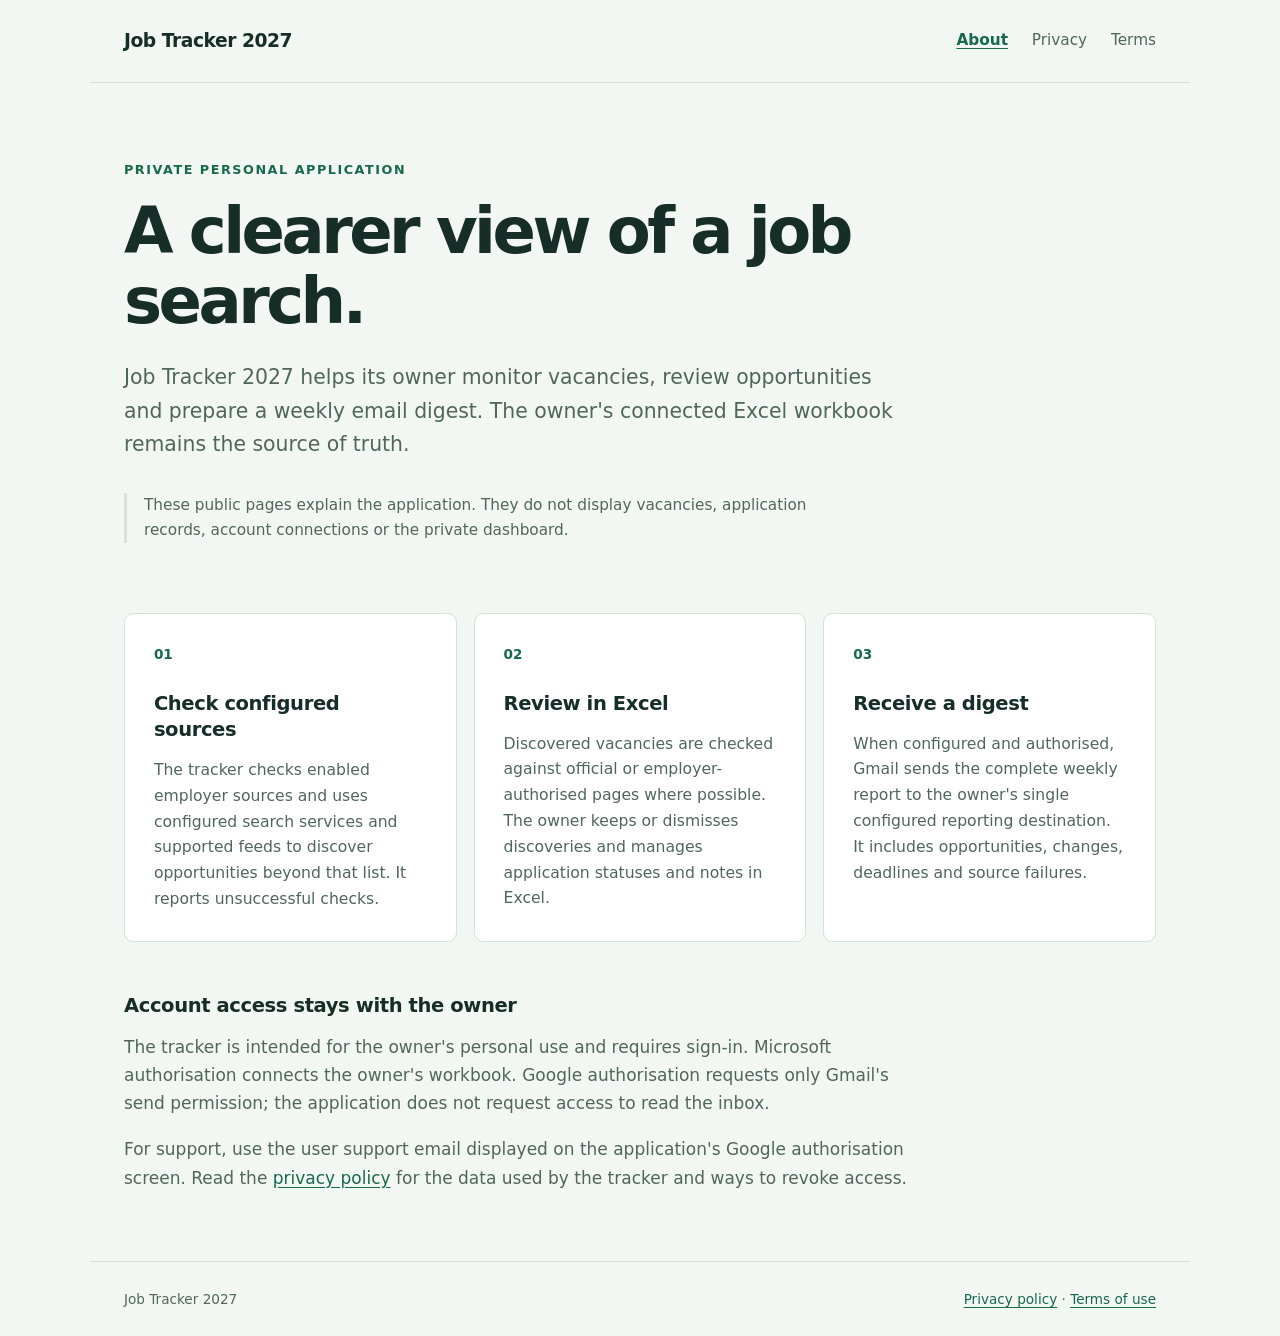
<file: index.html>
<!doctype html>
<html lang="en">
<head>
  <meta charset="utf-8">
  <meta name="viewport" content="width=device-width, initial-scale=1">
  <meta name="description" content="Application information for Job Tracker 2027, a private personal vacancy tracker.">
  <meta http-equiv="Content-Security-Policy" content="default-src 'none'; style-src 'self'; base-uri 'none'; form-action 'none'">
  <title>Job Tracker 2027</title>
  <link rel="stylesheet" href="styles.css">
</head>
<body>
  <a class="skip" href="#main">Skip to content</a>
  <header class="site-header">
    <a class="brand" href="index.html">Job Tracker 2027</a>
    <nav aria-label="Main navigation"><a aria-current="page" href="index.html">About</a><a href="privacy.html">Privacy</a><a href="terms.html">Terms</a></nav>
  </header>
  <main id="main">
    <section class="hero">
      <p class="eyebrow">Private personal application</p>
      <h1>A clearer view of a job search.</h1>
      <p class="lead">Job Tracker 2027 helps its owner monitor vacancies, review opportunities and prepare a weekly email digest. The owner's connected Excel workbook remains the source of truth.</p>
      <p class="notice">These public pages explain the application. They do not display vacancies, application records, account connections or the private dashboard.</p>
    </section>
    <section class="cards" aria-label="How the tracker works">
      <article><span class="number" aria-hidden="true">01</span><h2>Check configured sources</h2><p>The tracker checks enabled employer sources and uses configured search services and supported feeds to discover opportunities beyond that list. It reports unsuccessful checks.</p></article>
      <article><span class="number" aria-hidden="true">02</span><h2>Review in Excel</h2><p>Discovered vacancies are checked against official or employer-authorised pages where possible. The owner keeps or dismisses discoveries and manages application statuses and notes in Excel.</p></article>
      <article><span class="number" aria-hidden="true">03</span><h2>Receive a digest</h2><p>When configured and authorised, Gmail sends the complete weekly report to the owner's single configured reporting destination. It includes opportunities, changes, deadlines and source failures.</p></article>
    </section>
    <section class="text-block">
      <h2>Account access stays with the owner</h2>
      <p>The tracker is intended for the owner's personal use and requires sign-in. Microsoft authorisation connects the owner's workbook. Google authorisation requests only Gmail's send permission; the application does not request access to read the inbox.</p>
      <p>For support, use the user support email displayed on the application's Google authorisation screen. Read the <a href="privacy.html">privacy policy</a> for the data used by the tracker and ways to revoke access.</p>
    </section>
  </main>
  <footer><span>Job Tracker 2027</span><span><a href="privacy.html">Privacy policy</a> · <a href="terms.html">Terms of use</a></span></footer>
</body>
</html>
</file>
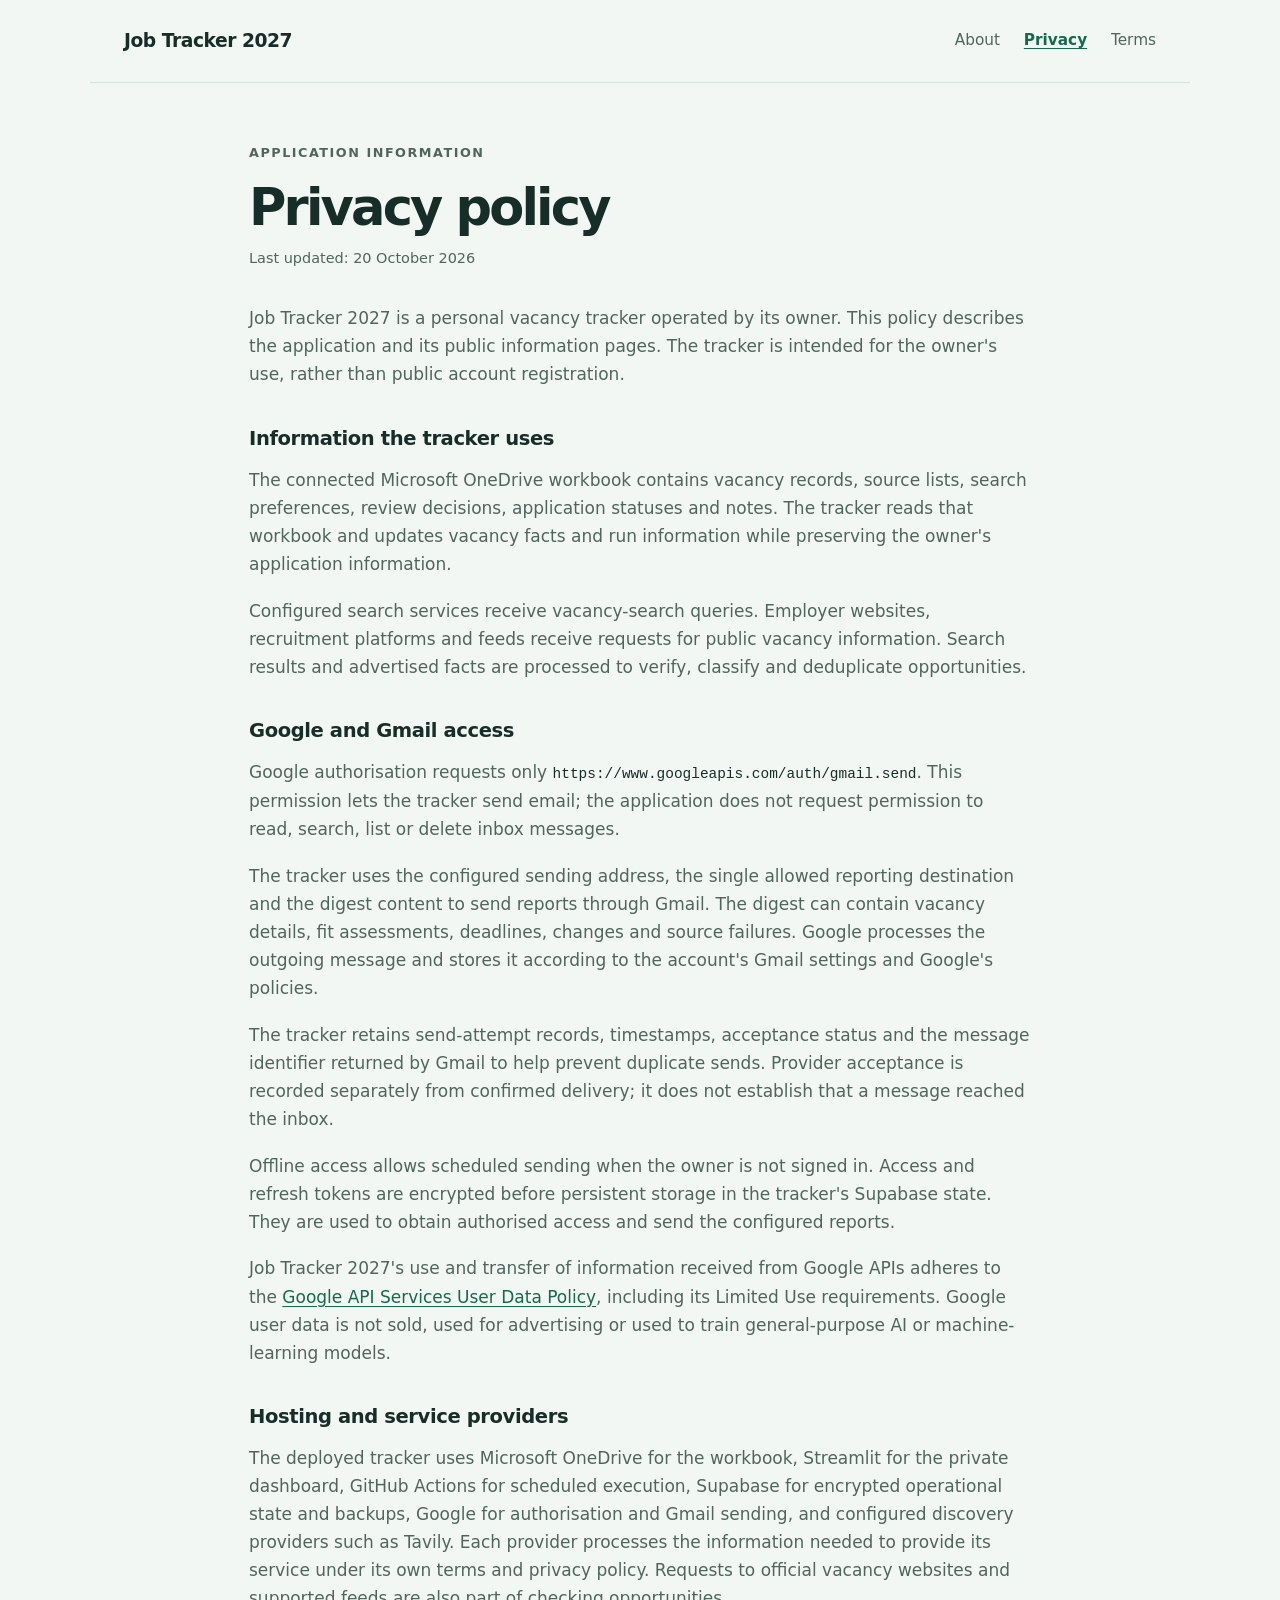
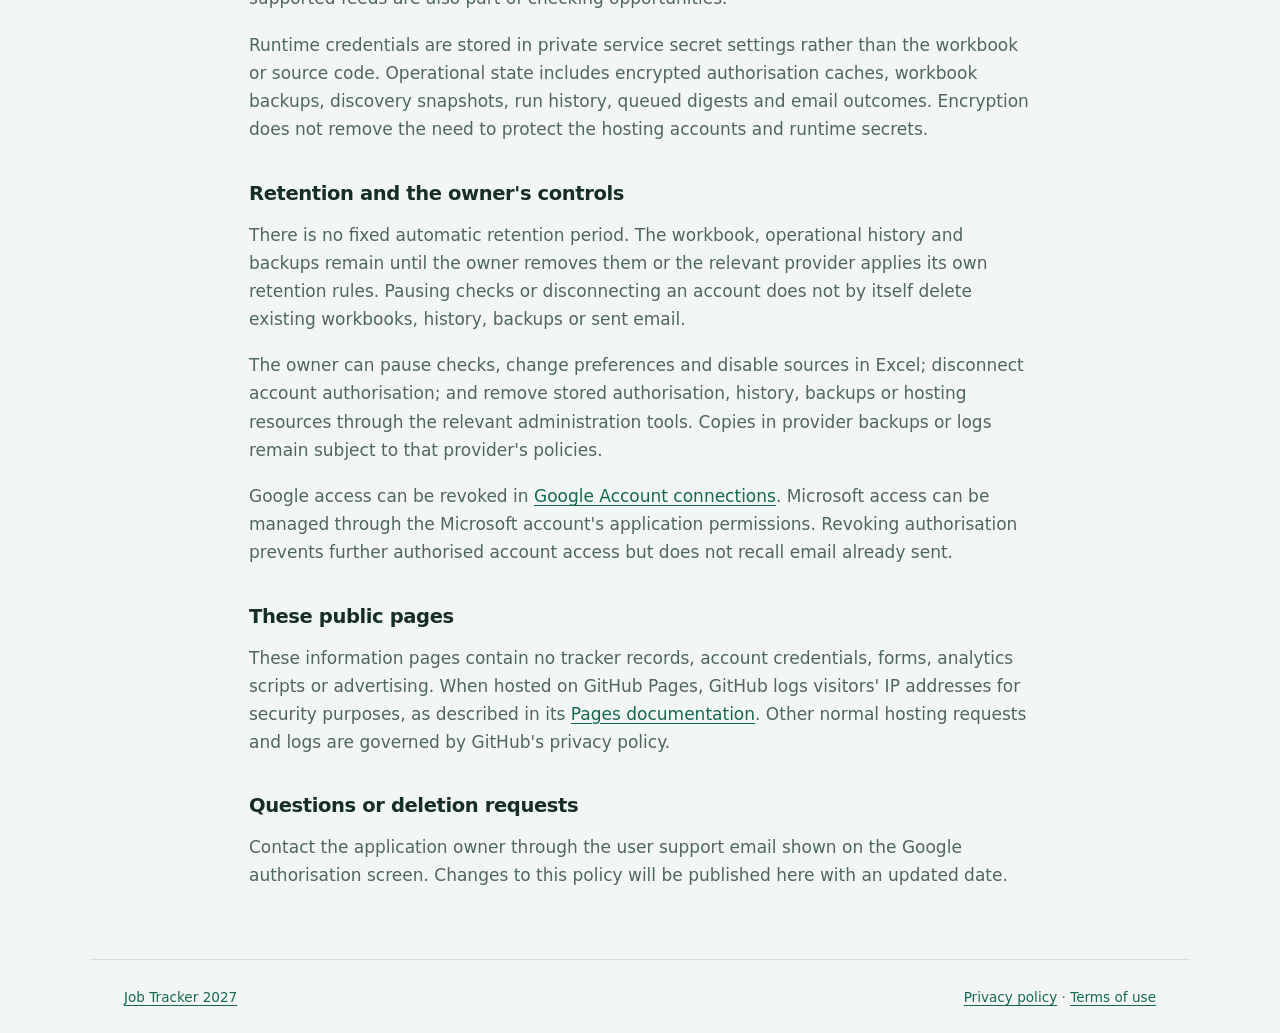
<file: privacy.html>
<!doctype html>
<html lang="en">
<head>
  <meta charset="utf-8">
  <meta name="viewport" content="width=device-width, initial-scale=1">
  <meta name="description" content="How Job Tracker 2027 uses account authorisation and tracker data.">
  <meta http-equiv="Content-Security-Policy" content="default-src 'none'; style-src 'self'; base-uri 'none'; form-action 'none'">
  <title>Privacy policy · Job Tracker 2027</title>
  <link rel="stylesheet" href="styles.css">
</head>
<body>
  <a class="skip" href="#main">Skip to content</a>
  <header class="site-header">
    <a class="brand" href="index.html">Job Tracker 2027</a>
    <nav aria-label="Main navigation"><a href="index.html">About</a><a aria-current="page" href="privacy.html">Privacy</a><a href="terms.html">Terms</a></nav>
  </header>
  <main id="main" class="document">
    <p class="eyebrow">Application information</p>
    <h1>Privacy policy</h1>
    <p class="updated">Last updated: 20 October 2026</p>
    <p>Job Tracker 2027 is a personal vacancy tracker operated by its owner. This policy describes the application and its public information pages. The tracker is intended for the owner's use, rather than public account registration.</p>
    <h2>Information the tracker uses</h2>
    <p>The connected Microsoft OneDrive workbook contains vacancy records, source lists, search preferences, review decisions, application statuses and notes. The tracker reads that workbook and updates vacancy facts and run information while preserving the owner's application information.</p>
    <p>Configured search services receive vacancy-search queries. Employer websites, recruitment platforms and feeds receive requests for public vacancy information. Search results and advertised facts are processed to verify, classify and deduplicate opportunities.</p>
    <h2>Google and Gmail access</h2>
    <p>Google authorisation requests only <code>https://www.googleapis.com/auth/gmail.send</code>. This permission lets the tracker send email; the application does not request permission to read, search, list or delete inbox messages.</p>
    <p>The tracker uses the configured sending address, the single allowed reporting destination and the digest content to send reports through Gmail. The digest can contain vacancy details, fit assessments, deadlines, changes and source failures. Google processes the outgoing message and stores it according to the account's Gmail settings and Google's policies.</p>
    <p>The tracker retains send-attempt records, timestamps, acceptance status and the message identifier returned by Gmail to help prevent duplicate sends. Provider acceptance is recorded separately from confirmed delivery; it does not establish that a message reached the inbox.</p>
    <p>Offline access allows scheduled sending when the owner is not signed in. Access and refresh tokens are encrypted before persistent storage in the tracker's Supabase state. They are used to obtain authorised access and send the configured reports.</p>
    <p>Job Tracker 2027's use and transfer of information received from Google APIs adheres to the <a href="https://developers.google.com/terms/api-services-user-data-policy">Google API Services User Data Policy</a>, including its Limited Use requirements. Google user data is not sold, used for advertising or used to train general-purpose AI or machine-learning models.</p>
    <h2>Hosting and service providers</h2>
    <p>The deployed tracker uses Microsoft OneDrive for the workbook, Streamlit for the private dashboard, GitHub Actions for scheduled execution, Supabase for encrypted operational state and backups, Google for authorisation and Gmail sending, and configured discovery providers such as Tavily. Each provider processes the information needed to provide its service under its own terms and privacy policy. Requests to official vacancy websites and supported feeds are also part of checking opportunities.</p>
    <p>Runtime credentials are stored in private service secret settings rather than the workbook or source code. Operational state includes encrypted authorisation caches, workbook backups, discovery snapshots, run history, queued digests and email outcomes. Encryption does not remove the need to protect the hosting accounts and runtime secrets.</p>
    <h2>Retention and the owner's controls</h2>
    <p>There is no fixed automatic retention period. The workbook, operational history and backups remain until the owner removes them or the relevant provider applies its own retention rules. Pausing checks or disconnecting an account does not by itself delete existing workbooks, history, backups or sent email.</p>
    <p>The owner can pause checks, change preferences and disable sources in Excel; disconnect account authorisation; and remove stored authorisation, history, backups or hosting resources through the relevant administration tools. Copies in provider backups or logs remain subject to that provider's policies.</p>
    <p>Google access can be revoked in <a href="https://myaccount.google.com/connections">Google Account connections</a>. Microsoft access can be managed through the Microsoft account's application permissions. Revoking authorisation prevents further authorised account access but does not recall email already sent.</p>
    <h2>These public pages</h2>
    <p>These information pages contain no tracker records, account credentials, forms, analytics scripts or advertising. When hosted on GitHub Pages, GitHub logs visitors' IP addresses for security purposes, as described in its <a href="https://docs.github.com/en/pages/getting-started-with-github-pages/what-is-github-pages">Pages documentation</a>. Other normal hosting requests and logs are governed by GitHub's privacy policy.</p>
    <h2>Questions or deletion requests</h2>
    <p>Contact the application owner through the user support email shown on the Google authorisation screen. Changes to this policy will be published here with an updated date.</p>
  </main>
  <footer><a href="index.html">Job Tracker 2027</a><span><a href="privacy.html">Privacy policy</a> · <a href="terms.html">Terms of use</a></span></footer>
</body>
</html>
</file>
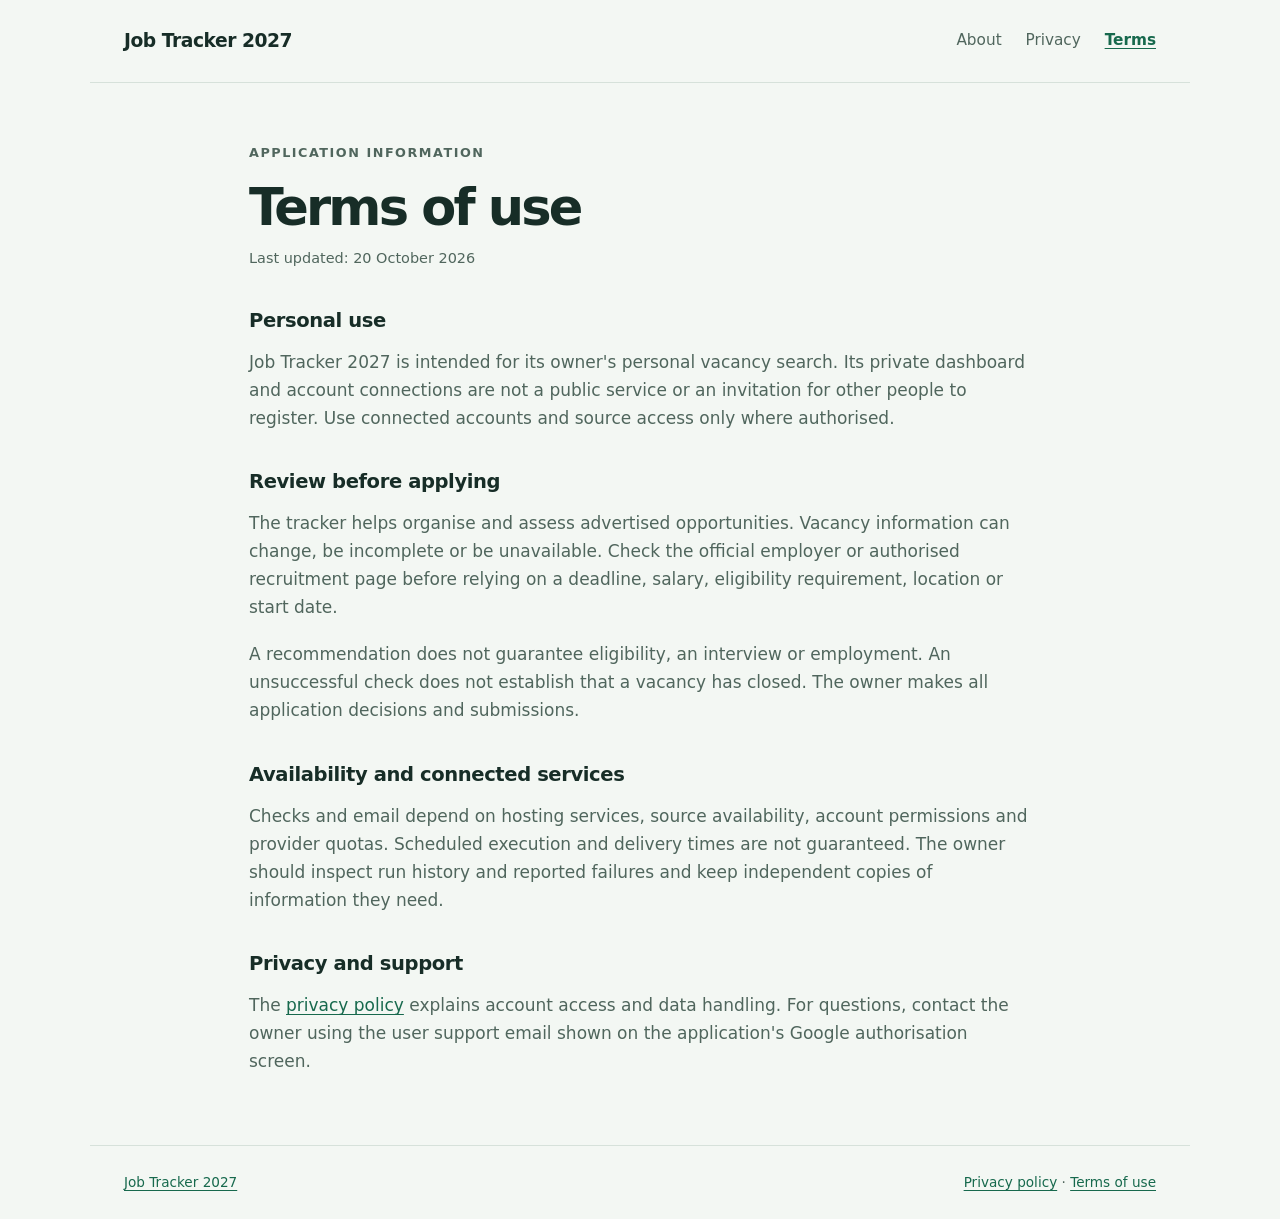
<file: terms.html>
<!doctype html>
<html lang="en">
<head>
  <meta charset="utf-8">
  <meta name="viewport" content="width=device-width, initial-scale=1">
  <meta name="description" content="Personal-use terms for Job Tracker 2027.">
  <meta http-equiv="Content-Security-Policy" content="default-src 'none'; style-src 'self'; base-uri 'none'; form-action 'none'">
  <title>Terms of use · Job Tracker 2027</title>
  <link rel="stylesheet" href="styles.css">
</head>
<body>
  <a class="skip" href="#main">Skip to content</a>
  <header class="site-header">
    <a class="brand" href="index.html">Job Tracker 2027</a>
    <nav aria-label="Main navigation"><a href="index.html">About</a><a href="privacy.html">Privacy</a><a aria-current="page" href="terms.html">Terms</a></nav>
  </header>
  <main id="main" class="document">
    <p class="eyebrow">Application information</p>
    <h1>Terms of use</h1>
    <p class="updated">Last updated: 20 October 2026</p>
    <h2>Personal use</h2>
    <p>Job Tracker 2027 is intended for its owner's personal vacancy search. Its private dashboard and account connections are not a public service or an invitation for other people to register. Use connected accounts and source access only where authorised.</p>
    <h2>Review before applying</h2>
    <p>The tracker helps organise and assess advertised opportunities. Vacancy information can change, be incomplete or be unavailable. Check the official employer or authorised recruitment page before relying on a deadline, salary, eligibility requirement, location or start date.</p>
    <p>A recommendation does not guarantee eligibility, an interview or employment. An unsuccessful check does not establish that a vacancy has closed. The owner makes all application decisions and submissions.</p>
    <h2>Availability and connected services</h2>
    <p>Checks and email depend on hosting services, source availability, account permissions and provider quotas. Scheduled execution and delivery times are not guaranteed. The owner should inspect run history and reported failures and keep independent copies of information they need.</p>
    <h2>Privacy and support</h2>
    <p>The <a href="privacy.html">privacy policy</a> explains account access and data handling. For questions, contact the owner using the user support email shown on the application's Google authorisation screen.</p>
  </main>
  <footer><a href="index.html">Job Tracker 2027</a><span><a href="privacy.html">Privacy policy</a> · <a href="terms.html">Terms of use</a></span></footer>
</body>
</html>
</file>
<file: styles.css>
:root{color-scheme:light;--ink:#172d27;--muted:#50665d;--accent:#17694d;--line:#d6e1da;--paper:#fff;--ground:#f3f7f3}
*{box-sizing:border-box}
html{font-family:system-ui,-apple-system,BlinkMacSystemFont,"Segoe UI",sans-serif;font-size:17px;line-height:1.65;background:var(--ground);color:var(--ink)}
body{margin:0}
a{color:var(--accent);text-underline-offset:.2em}
a:hover{text-decoration-thickness:2px}
a:focus-visible{outline:3px solid var(--accent);outline-offset:5px;border-radius:2px}
.skip{position:absolute;left:1rem;top:-5rem;background:var(--paper);padding:.6rem 1rem;z-index:1}
.skip:focus{top:1rem}
.site-header,main,footer{max-width:1100px;margin-inline:auto;padding-inline:2rem}
.site-header{display:flex;align-items:center;justify-content:space-between;gap:1.5rem;padding-block:1.5rem;border-bottom:1px solid var(--line)}
.brand{font-size:1.1rem;font-weight:750;color:var(--ink);text-decoration:none;letter-spacing:-.025em}
nav{display:flex;gap:1.4rem;font-size:.9rem}
nav a{color:var(--muted);text-decoration:none}
nav a[aria-current]{color:var(--accent);text-decoration:underline;font-weight:650}
.hero{padding-block:4.5rem 3rem;max-width:840px}
.eyebrow{font-size:.75rem;font-weight:750;letter-spacing:.12em;text-transform:uppercase;color:var(--accent);margin:0 0 1rem}
h1{font-size:clamp(2.3rem,5vw,3.8rem);font-weight:720;letter-spacing:-.055em;line-height:1.08;margin:0 0 1.5rem;max-width:760px}
h2{font-size:1.15rem;line-height:1.35;letter-spacing:-.02em;margin:0 0 .8rem}
p{margin:0 0 1.1rem}
.lead{font-size:1.2rem;line-height:1.65;color:var(--muted);max-width:790px}
.notice{font-size:.9rem;max-width:740px;margin-top:1.8rem;padding-left:1rem;border-left:3px solid var(--line);color:var(--muted)}
.cards{display:grid;grid-template-columns:repeat(3,minmax(0,1fr));gap:1rem}
.cards article{padding:1.7rem;background:var(--paper);border:1px solid var(--line);border-radius:.55rem}
.cards p{font-size:.92rem;color:var(--muted);margin:0}
.number{display:block;font-size:.8rem;font-weight:700;color:var(--accent);margin-bottom:1.5rem}
.text-block{max-width:790px;padding-block:3rem 1rem}
.text-block p,.document p{color:var(--muted)}
.document{max-width:850px;padding-block:3.5rem 1rem}
.document h1{font-size:clamp(2.2rem,5vw,3rem);margin-bottom:.65rem}
.document h2{margin-top:2.2rem}
.updated{font-size:.85rem;margin-bottom:2rem;color:var(--muted)}
code{overflow-wrap:anywhere;font-size:.85em;color:var(--ink)}
footer{display:flex;justify-content:space-between;gap:1rem;padding-block:1.5rem;margin-top:2rem;border-top:1px solid var(--line);font-size:.8rem;color:var(--muted)}
@media(max-width:720px){.site-header,main,footer{padding-inline:1.2rem}.site-header{align-items:flex-start;flex-direction:column;gap:.7rem}.hero{padding-top:3rem}.cards{grid-template-columns:1fr}.cards article{padding:1.3rem}.number{margin-bottom:.8rem}.document{padding-top:2.5rem}footer{flex-direction:column;gap:.3rem}nav{gap:1.2rem}}
@media(prefers-reduced-motion:reduce){*{scroll-behavior:auto}}
</file>
